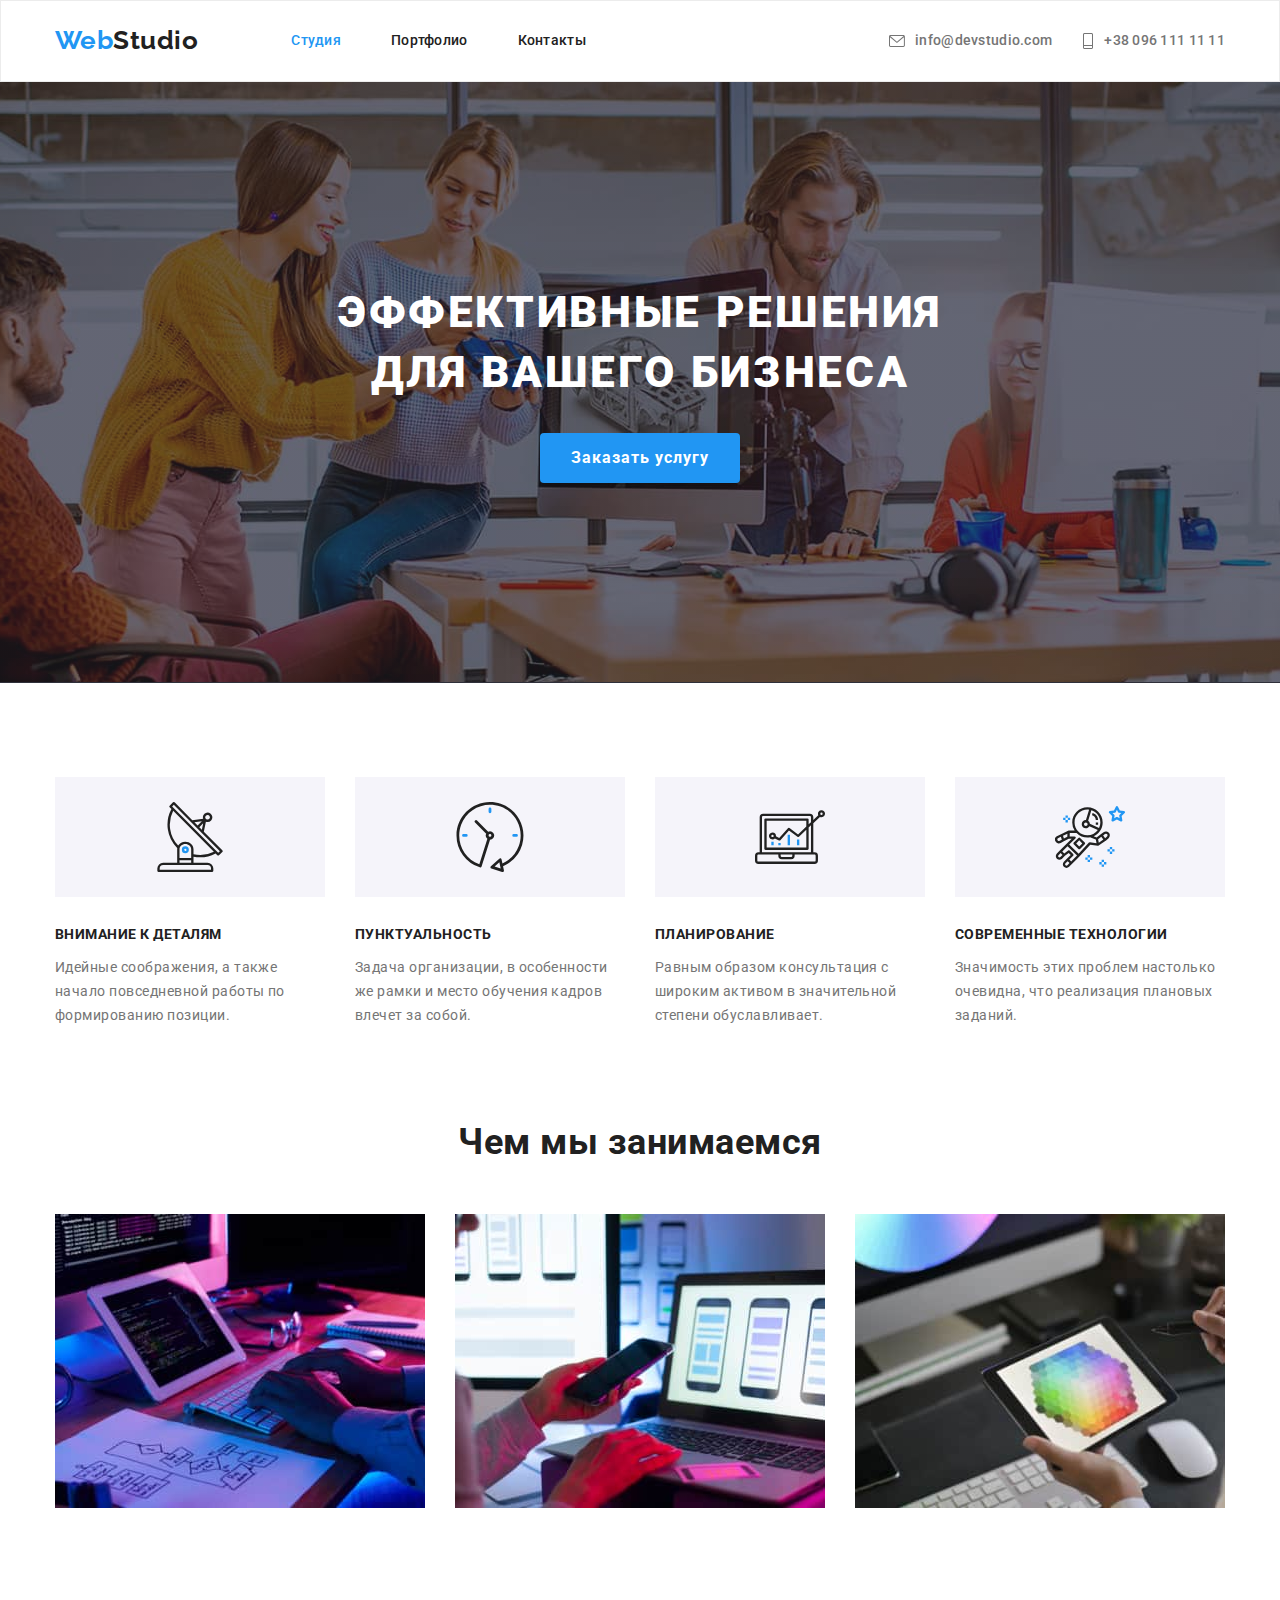
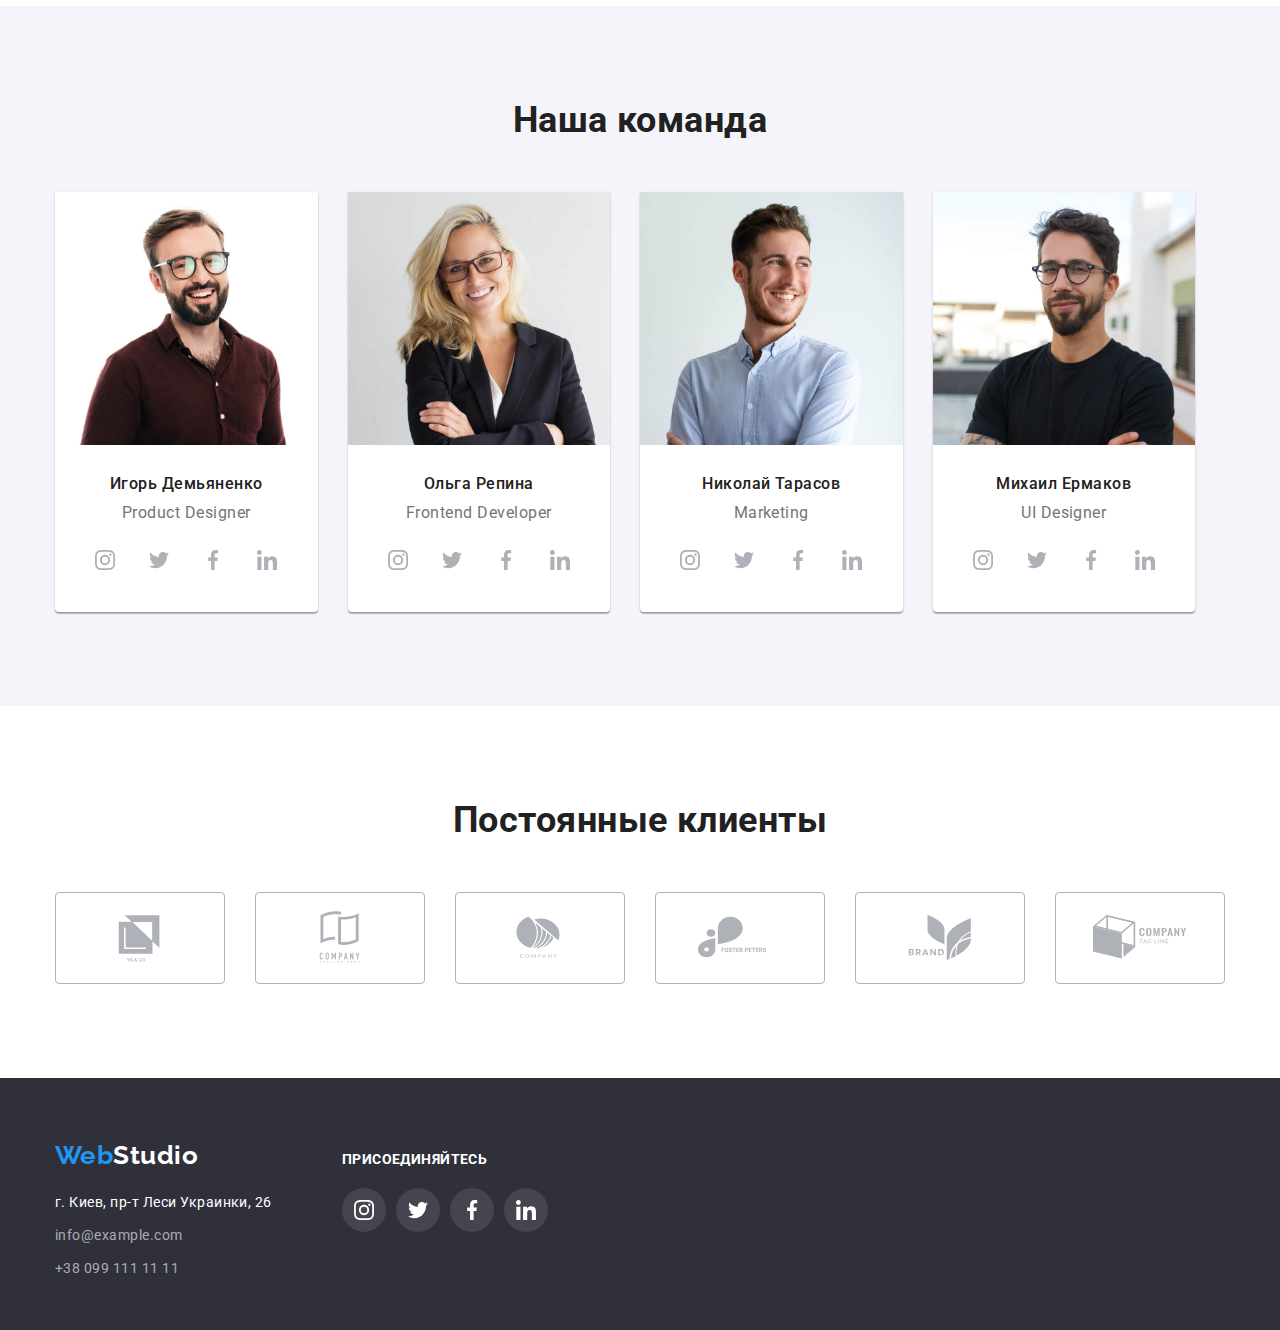
<file: index.html>
<!DOCTYPE html>
<html lang="ru">
  <head>
    <meta charset="UTF-8" />
    <meta http-equiv="X-UA-Compatible" content="IE=edge" />
    <meta name="viewport" content="width=device-width, initial-scale=1.0" />
    <title>Студия</title>
    <link rel="preconnect" href="https://fonts.googleapis.com" />
    <link rel="preconnect" href="https://fonts.gstatic.com" crossorigin />
    <link
      href="https://fonts.googleapis.com/css2?family=Raleway:wght@700&family=Roboto:wght@400;500;700;900&display=swap"
      rel="stylesheet"
    />
    <link rel="stylesheet" href="./css/modern-normalize.css" />
    <link rel="stylesheet" href="./css/common.css" />
    <link rel="stylesheet" href="./css/main.css" />
  </head>
  <body>
    <!-- HEADER -->
    <header class="page-header">
      <div class="container header-flex">
        <nav class="navigation">
          <a href="./index.html" class="logo">
            <span class="item">Web</span>Studio
          </a>
          <ul class="site-nav no-marker">
            <li class="gap">
              <a href="./index.html" class="link current">Студия</a>
            </li>
            <li class="gap">
              <a href="./portfolio.html" class="link">Портфолио</a>
            </li>
            <li class="gap"><a href="#" class="link">Контакты</a></li>
          </ul>
        </nav>
        <ul class="head-address no-marker">
          <li class="email-tel">
            <a href="mailto:info@devstudio.com" class="contact">
              <svg class="contact-icon" width="16" height="12">
                <use href="./images/icons.svg#envelope"></use>
              </svg>
              info@devstudio.com</a
            >
          </li>
          <li class="email-tel">
            <a href="tel:+380961111111" class="contact">
              <svg class="contact-icon" width="12" height="16">
                <use href="./images/icons.svg#mobile"></use>
              </svg>
              +38 096 111 11 11</a
            >
          </li>
        </ul>
      </div>
    </header>

    <!-- MAIN -->
    <main>
      <!-- HERO -->
      <section class="hero">
        <h1 class="hero-title">Эффективные решения <br />для вашего бизнеса</h1>
        <button type="button" class="button">Заказать услугу</button>
      </section>

      <!-- OUR FEATURES -->
      <section>
        <div class="container">
          <h2 class="section-title visually-hidden">Наши преимущества</h2>
          <ul class="features no-marker">
            <li class="space-one">
              <svg class="features-icon" width="270" height="120">
                <use href="./images/icons.svg#group1"></use>
              </svg>
              <h3 class="title-one">Внимание к деталям</h3>
              <p class="text">
                Идейные соображения, а также начало повседневной работы по
                формированию позиции.
              </p>
            </li>
            <li class="space-one">
              <svg class="features-icon" width="270" height="120">
                <use href="./images/icons.svg#group2"></use>
              </svg>
              <h3 class="title-one">Пунктуальность</h3>
              <p class="text">
                Задача организации, в особенности же рамки и место обучения
                кадров влечет за собой.
              </p>
            </li>
            <li class="space-one">
              <svg class="features-icon" width="270" height="120">
                <use href="./images/icons.svg#group3"></use>
              </svg>
              <h3 class="title-one">Планирование</h3>
              <p class="text">
                Равным образом консультация с широким активом в значительной
                степени обуславливает.
              </p>
            </li>
            <li class="space-one">
              <svg class="features-icon" width="270" height="120">
                <use href="./images/icons.svg#group4"></use>
              </svg>
              <h3 class="title-one">Современные технологии</h3>
              <p class="text">
                Значимость этих проблем настолько очевидна, что реализация
                плановых заданий.
              </p>
            </li>
          </ul>
        </div>
      </section>

      <!-- WHAT WE DO -->
      <section>
        <div class="container">
          <h2 class="section-title">Чем мы занимаемся</h2>
          <ul class="pics no-marker">
            <li class="space-one">
              <img
                src="./images/logo1.jpg"
                alt="Человек набирает код на клавиатуре, перед ним планшет с синтаксисом"
                width="370"
              />
            </li>
            <li class="space-one">
              <img
                src="./images/logo2.jpg"
                alt="Девушка держит телефон в руке, перед ней открытый ноутбук с инструкциями по телефону"
                width="370"
              />
            </li>
            <li class="space-one">
              <img
                src="./images/logo3.jpg"
                alt="Человек держит планшет с изображением разноцветной мозаики"
                width="370"
              />
            </li>
          </ul>
        </div>
      </section>

      <!-- TEAM -->
      <section class="section team">
        <div class="container">
          <h2 class="section-title">Наша команда</h2>
          <ul class="team no-marker">
            <li class="space-two">
              <img
                src="./images/team1.jpg"
                alt="Product Designer"
                width="270"
                class="work-pic"
              />
              <h3 class="title-two">Игорь Демьяненко</h3>
              <p>Product Designer</p>
              <ul class="links">
                <li class="icon-list">
                  <a href="#" aria-label="instagram" class="icon-link">
                    <svg class="icon" width="20" height="20">
                      <use href="./images/icons.svg#instagram"></use>
                    </svg>
                  </a>
                </li>
                <li class="icon-list">
                  <a href="#" aria-label="twitter" class="icon-link">
                    <svg class="icon" width="20" height="20">
                      <use href="./images/icons.svg#twitter"></use>
                    </svg>
                  </a>
                </li>
                <li class="icon-list">
                  <a href="#" aria-label="facebook" class="icon-link">
                    <svg class="icon" width="20" height="20">
                      <use href="./images/icons.svg#facebook"></use>
                    </svg>
                  </a>
                </li>
                <li class="icon-list">
                  <a href="#" aria-label="linkedin" class="icon-link">
                    <svg class="icon" width="20" height="20">
                      <use href="./images/icons.svg#linkedin"></use>
                    </svg>
                  </a>
                </li>
              </ul>
            </li>
            <li class="space-two">
              <img
                src="./images/team2.jpg"
                alt="Frontend Developer"
                width="270"
                class="work-pic"
              />
              <h3 class="title-two">Ольга Репина</h3>
              <p>Frontend Developer</p>
              <ul class="links">
                <li class="icon-list">
                  <a href="#" class="icon-link">
                    <svg class="icon" width="20" height="20">
                      <use href="./images/icons.svg#instagram"></use>
                    </svg>
                  </a>
                </li>
                <li class="icon-list">
                  <a href="#" class="icon-link">
                    <svg class="icon" width="20" height="20">
                      <use href="./images/icons.svg#twitter"></use>
                    </svg>
                  </a>
                </li>
                <li class="icon-list">
                  <a href="#" class="icon-link">
                    <svg class="icon" width="20" height="20">
                      <use href="./images/icons.svg#facebook"></use>
                    </svg>
                  </a>
                </li>
                <li class="icon-list">
                  <a href="#" class="icon-link">
                    <svg class="icon" width="20" height="20">
                      <use href="./images/icons.svg#linkedin"></use>
                    </svg>
                  </a>
                </li>
              </ul>
            </li>
            <li class="space-two">
              <img
                src="./images/team3.jpg"
                alt="Marketing"
                width="270"
                class="work-pic"
              />
              <h3 class="title-two">Николай Тарасов</h3>
              <p>Marketing</p>
              <ul class="links">
                <li class="icon-list">
                  <a href="#" class="icon-link">
                    <svg class="icon" width="20" height="20">
                      <use href="./images/icons.svg#instagram"></use>
                    </svg>
                  </a>
                </li>
                <li class="icon-list">
                  <a href="#" class="icon-link">
                    <svg class="icon" width="20" height="20">
                      <use href="./images/icons.svg#twitter"></use>
                    </svg>
                  </a>
                </li>
                <li class="icon-list">
                  <a href="#" class="icon-link">
                    <svg class="icon" width="20" height="20">
                      <use href="./images/icons.svg#facebook"></use>
                    </svg>
                  </a>
                </li>
                <li class="icon-list">
                  <a href="#" class="icon-link">
                    <svg class="icon" width="20" height="20">
                      <use href="./images/icons.svg#linkedin"></use>
                    </svg>
                  </a>
                </li>
              </ul>
            </li>
            <li class="space-two">
              <img
                src="./images/team4.jpg"
                alt="UI Designer"
                width="270"
                class="work-pic"
              />
              <h3 class="title-two">Михаил Ермаков</h3>
              <p>UI Designer</p>
              <ul class="links">
                <li class="icon-list">
                  <a href="#" class="icon-link">
                    <svg class="icon" width="20" height="20">
                      <use href="./images/icons.svg#instagram"></use>
                    </svg>
                  </a>
                </li>
                <li class="icon-list">
                  <a href="#" class="icon-link">
                    <svg class="icon" width="20" height="20">
                      <use href="./images/icons.svg#twitter"></use>
                    </svg>
                  </a>
                </li>
                <li class="icon-list">
                  <a href="#" class="icon-link">
                    <svg class="icon" width="20" height="20">
                      <use href="./images/icons.svg#facebook"></use>
                    </svg>
                  </a>
                </li>
                <li class="icon-list">
                  <a href="#" class="icon-link">
                    <svg class="icon" width="20" height="20">
                      <use href="./images/icons.svg#linkedin"></use>
                    </svg>
                  </a>
                </li>
              </ul>
            </li>
          </ul>
        </div>
      </section>
      <!-- CLIENTS -->
      <section>
        <div class="container">
          <h2 class="section-title">Постоянные клиенты</h2>
          <ul class="clients no-marker">
            <li class="client-list">
              <a href="#" class="client-link">
                <svg class="client-icon" width="106" height="60">
                  <use href="./images/icons.svg#client1"></use>
                </svg>
              </a>
            </li>
            <li class="client-list">
              <a href="#" class="client-link">
                <svg class="client-icon" width="106" height="60">
                  <use href="./images/icons.svg#client2"></use>
                </svg>
              </a>
            </li>
            <li class="client-list">
              <a href="#" class="client-link">
                <svg class="client-icon" width="106" height="60">
                  <use href="./images/icons.svg#client3"></use>
                </svg>
              </a>
            </li>
            <li class="client-list">
              <a href="#" class="client-link">
                <svg class="client-icon" width="106" height="60">
                  <use href="./images/icons.svg#client4"></use>
                </svg>
              </a>
            </li>
            <li class="client-list">
              <a href="#" class="client-link">
                <svg class="client-icon" width="106" height="60">
                  <use href="./images/icons.svg#client5"></use>
                </svg>
              </a>
            </li>
            <li class="client-list">
              <a href="#" class="client-link">
                <svg class="client-icon" width="106" height="60">
                  <use href="./images/icons.svg#client6"></use>
                </svg>
              </a>
            </li>
          </ul>
        </div>
      </section>
    </main>

    <!-- FOOTER -->
    <footer class="main-address">
      <div class="container order">
        <div class="address-container">
          <a href="./index.html" class="footer-logo">
            <span class="item">Web</span>Studio</a
          >
          <address>
            <ul class="footer-address no-marker">
              <li class="address-gap">
                <a
                  href="https://goo.gl/maps/1nnUmnMPvjqET8Wr9"
                  class="contacts address"
                  >г. Киев, пр-т Леси Украинки, 26</a
                >
              </li>
              <li class="address-gap">
                <a href="mailto:info@example.com" class="contacts info"
                  >info@example.com</a
                >
              </li>
              <li class="address-gap">
                <a href="tel:+380991111111" class="contacts info"
                  >+38 099 111 11 11</a
                >
              </li>
            </ul>
          </address>
        </div>
        <div class="footer-container">
          <h3 class="footer-title">присоединяйтесь</h3>
          <ul class="footer-icons no-marker">
            <li class="footer-list">
              <a href="#" aria-label="instagram" class="footer-link">
                <svg class="join-media" width="20" height="20">
                  <use href="./images/icons.svg#instagram"></use>
                </svg>
              </a>
            </li>
            <li class="footer-list">
              <a href="#" aria-label="twitter" class="footer-link">
                <svg class="join-media" width="20" height="20">
                  <use href="./images/icons.svg#twitter"></use>
                </svg>
              </a>
            </li>
            <li class="footer-list">
              <a href="#" aria-label="facebook" class="footer-link">
                <svg class="join-media" width="20" height="20">
                  <use href="./images/icons.svg#facebook"></use>
                </svg>
              </a>
            </li>
            <li class="footer-list">
              <a href="#" aria-label="linkedin" class="footer-link">
                <svg class="join-media" width="20" height="20">
                  <use href="./images/icons.svg#linkedin"></use>
                </svg>
              </a>
            </li>
          </ul>
        </div>
      </div>
    </footer>
  </body>
</html>
</file>
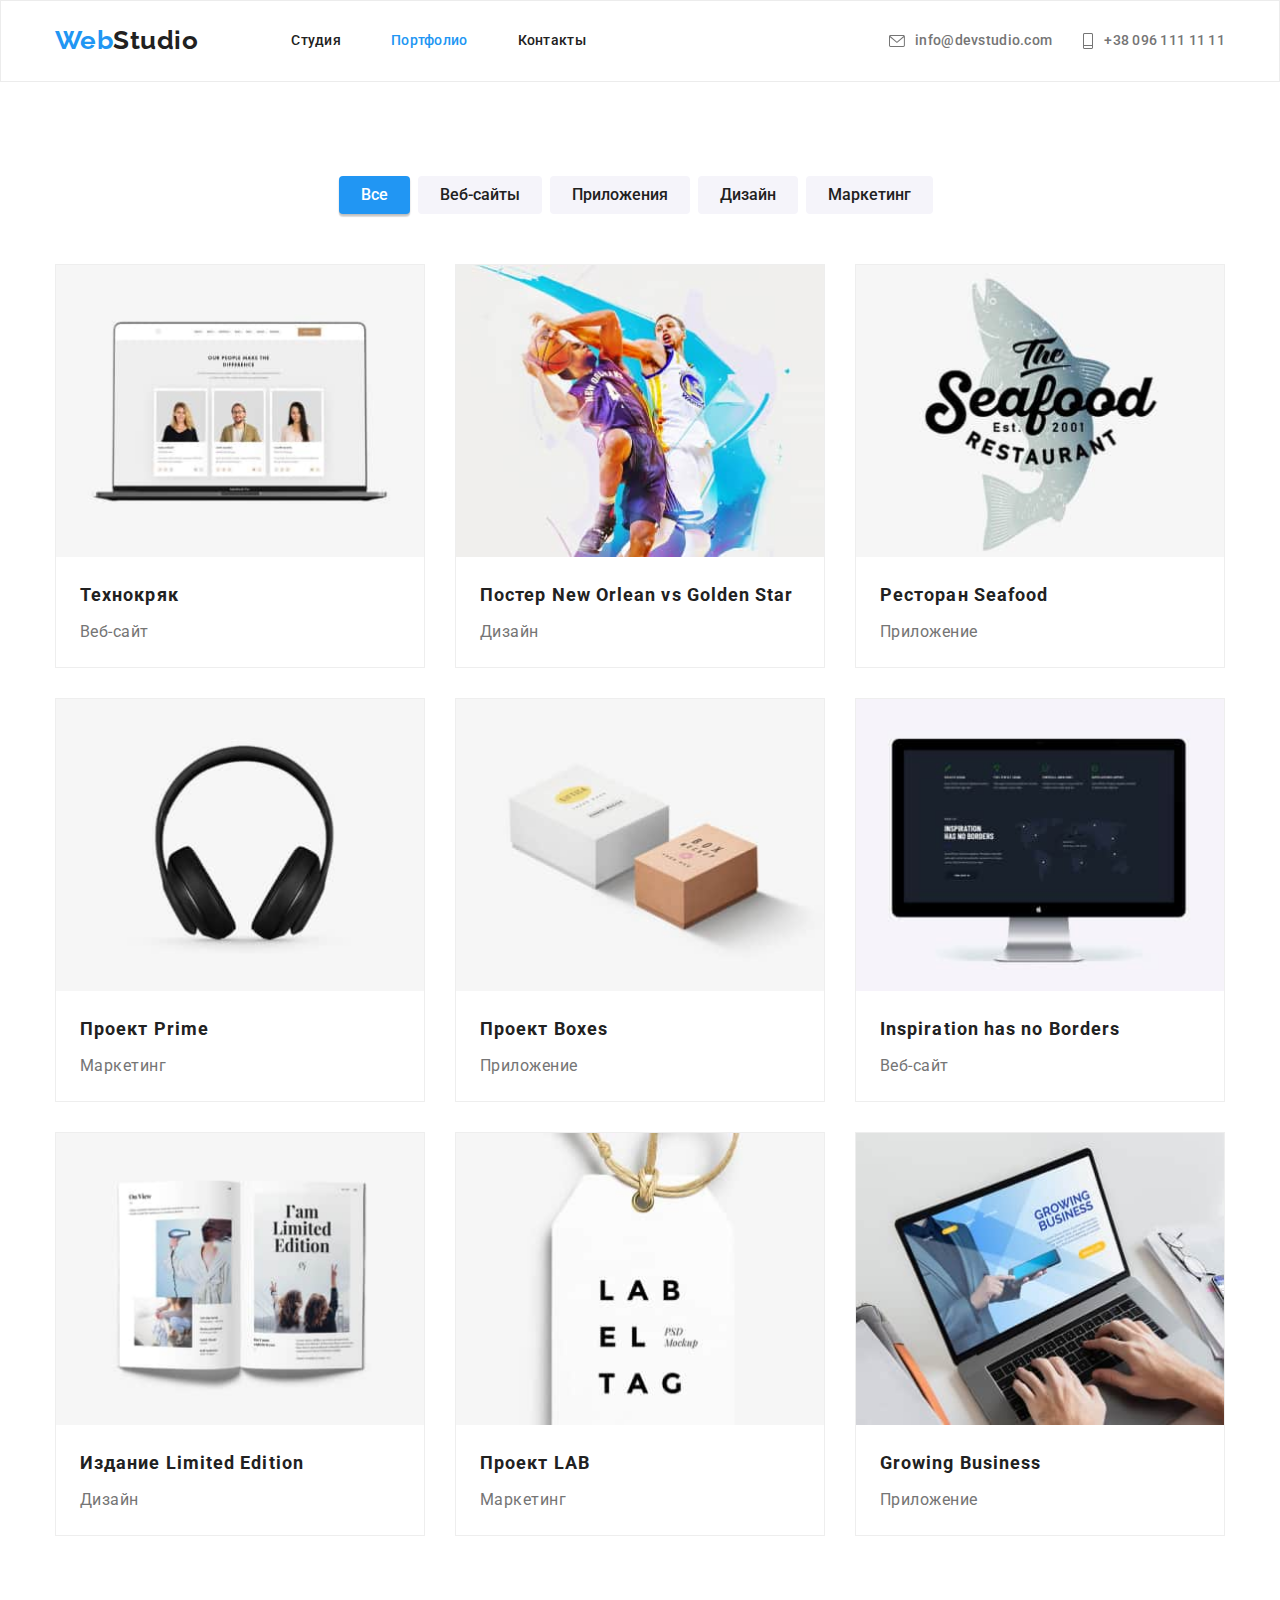
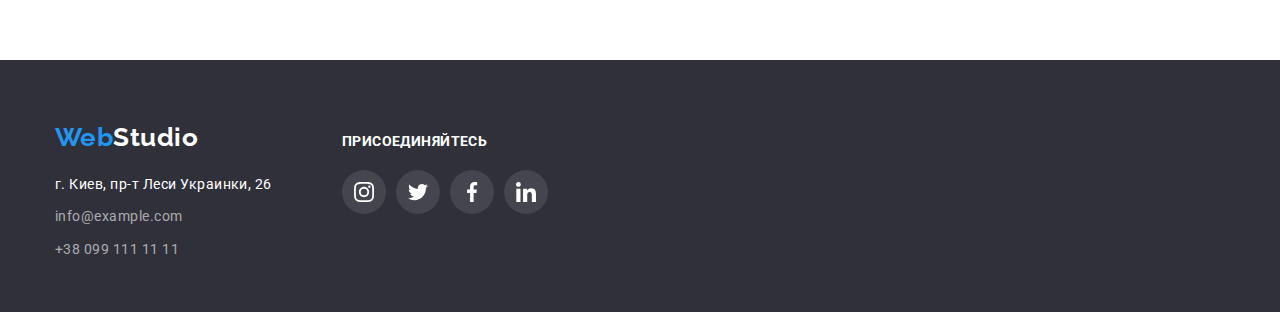
<file: portfolio.html>
<!DOCTYPE html>
<html lang="ru">
  <head>
    <meta charset="UTF-8" />
    <meta http-equiv="X-UA-Compatible" content="IE=edge" />
    <meta name="viewport" content="width=device-width, initial-scale=1.0" />
    <title>Портфолио</title>
    <link rel="preconnect" href="https://fonts.googleapis.com" />
    <link rel="preconnect" href="https://fonts.gstatic.com" crossorigin />
    <link
      href="https://fonts.googleapis.com/css2?family=Raleway:wght@700&family=Roboto:wght@400;500;700;900&display=swap"
      rel="stylesheet"
    />
    <link rel="stylesheet" href="./css/modern-normalize.css" />
    <link rel="stylesheet" href="./css/common.css" />
    <link rel="stylesheet" href="./css/main.css" />
  </head>

  <body>
    <!-- HEADER -->
    <header class="page-header">
      <div class="container header-flex">
        <nav class="navigation">
          <a href="./index.html" class="logo">
            <span class="item">Web</span>Studio
          </a>
          <ul class="site-nav no-marker">
            <li class="gap">
              <a href="./index.html" class="link">Студия</a>
            </li>
            <li class="gap">
              <a href="./portfolio.html" class="link current">Портфолио</a>
            </li>
            <li class="gap">
              <a href="#" class="link">Контакты</a>
            </li>
          </ul>
        </nav>
        <ul class="head-address no-marker">
          <li class="email-tel">
            <a href="mailto:info@devstudio.com" class="contact">
              <svg class="contact-icon" width="16" height="12">
                <use href="./images/icons.svg#envelope"></use>
              </svg>
              info@devstudio.com</a
            >
          </li>
          <li class="email-tel">
            <a href="tel:+380961111111" class="contact">
              <svg class="contact-icon" width="12" height="16">
                <use href="./images/icons.svg#mobile"></use>
              </svg>
              +38 096 111 11 11</a
            >
          </li>
        </ul>
      </div>
    </header>

    <!-- MAIN -->
    <main>
      <!-- PROJECTS -->
      <section class="projects">
        <div class="container">
          <h1 class="project-title visually-hidden">Наши проекты</h1>
          <div class="filter">
            <button type="button" class="buttons accent">Все</button>
            <button type="button" class="buttons">Веб-сайты</button>
            <button type="button" class="buttons">Приложения</button>
            <button type="button" class="buttons">Дизайн</button>
            <button type="button" class="buttons">Маркетинг</button>
          </div>
          <ul class="works no-marker">
            <li class="work-list">
              <a class="work-link">
                <img
                  src="./images/project1.jpg"
                  alt="Интерфейс веб-сайта изображен на экране ноутбука"
                  width="370"
                  class="work-pic"
                />
                <h2 class="work-title">Технокряк</h2>
                <p class="desc">Веб-сайт</p>
              </a>
            </li>
            <li class="work-list">
              <a class="work-link">
                <img
                  src="./images/project2.jpg"
                  alt="Постер с двумя баскетболистами в ходе игры"
                  width="370"
                  class="work-pic"
                />
                <h2 class="work-title">Постер New Orlean vs Golden Star</h2>
                <p class="desc">Дизайн</p>
              </a>
            </li>
            <li class="work-list">
              <a class="work-link">
                <img
                  src="./images/project3.jpg"
                  alt="Логотип названия ресторана с рыбой на заднем фоне"
                  width="370"
                  class="work-pic"
                />
                <h2 class="work-title">Ресторан Seafood</h2>
                <p class="desc">Приложение</p>
              </a>
            </li>
            <li class="work-list">
              <a class="work-link">
                <img
                  src="./images/project4.jpg"
                  alt="Черные наушники на белом фоне"
                  width="370"
                  class="work-pic"
                />
                <h2 class="work-title">Проект Prime</h2>
                <p class="desc">Маркетинг</p>
              </a>
            </li>
            <li class="work-list">
              <a class="work-link">
                <img
                  src="./images/project5.jpg"
                  alt="Большая белая подарочная коробка и коричневая коробка поменьше расположены рядом"
                  width="370"
                  class="work-pic"
                />
                <h2 class="work-title">Проект Boxes</h2>
                <p class="desc">Приложение</p>
              </a>
            </li>
            <li class="work-list">
              <a class="work-link">
                <img
                  src="./images/project6.jpg"
                  alt="Черный монитор с интерфейсом веб-сайта"
                  width="370"
                  class="work-pic"
                />
                <h2 class="work-title">Inspiration has no Borders</h2>
                <p class="desc">Веб-сайт</p>
              </a>
            </li>
            <li class="work-list">
              <a class="work-link">
                <img
                  src="./images/project7.jpg"
                  alt="Развернутый журнал со страницами с ограниченного тиража"
                  width="370"
                  class="work-pic"
                />
                <h2 class="work-title">Издание Limited Edition</h2>
                <p class="desc">Дизайн</p>
              </a>
            </li>
            <li class="work-list">
              <a class="work-link">
                <img
                  src="./images/project8.jpg"
                  alt="Черный текст названия проекта на белой бирке"
                  width="370"
                  class="work-pic"
                />
                <h2 class="work-title">Проект LAB</h2>
                <p class="desc">Маркетинг</p>
              </a>
            </li>
            <li class="work-list">
              <a class="work-link">
                <img
                  src="./images/project9.jpg"
                  alt="Интерфейс страницы приложения изображен на экране ноутбука"
                  width="370"
                  class="work-pic"
                />
                <h2 class="work-title">Growing Business</h2>
                <p class="desc">Приложение</p>
              </a>
            </li>
          </ul>
        </div>
      </section>
    </main>

    <!-- FOOTER -->
    <footer class="main-address">
      <div class="container order">
        <div class="address-container">
          <a href="./index.html" class="footer-logo">
            <span class="item">Web</span>Studio</a
          >
          <address>
            <ul class="footer-address no-marker">
              <li class="address-gap">
                <a
                  href="https://goo.gl/maps/1nnUmnMPvjqET8Wr9"
                  class="contacts address"
                  >г. Киев, пр-т Леси Украинки, 26</a
                >
              </li>
              <li class="address-gap">
                <a href="mailto:info@example.com" class="contacts info"
                  >info@example.com</a
                >
              </li>
              <li class="address-gap">
                <a href="tel:+380991111111" class="contacts info"
                  >+38 099 111 11 11</a
                >
              </li>
            </ul>
          </address>
        </div>
        <div class="footer-container">
          <h3 class="footer-title">присоединяйтесь</h3>
          <ul class="footer-icons no-marker">
            <li class="footer-list">
              <a href="#" aria-label="instagram" class="footer-link">
                <svg class="join-media" width="20" height="20">
                  <use href="./images/icons.svg#instagram"></use>
                </svg>
              </a>
            </li>
            <li class="footer-list">
              <a href="#" aria-label="twitter" class="footer-link">
                <svg class="join-media" width="20" height="20">
                  <use href="./images/icons.svg#twitter"></use>
                </svg>
              </a>
            </li>
            <li class="footer-list">
              <a href="#" aria-label="facebook" class="footer-link">
                <svg class="join-media" width="20" height="20">
                  <use href="./images/icons.svg#facebook"></use>
                </svg>
              </a>
            </li>
            <li class="footer-list">
              <a href="#" aria-label="linkedin" class="footer-link">
                <svg class="join-media" width="20" height="20">
                  <use href="./images/icons.svg#linkedin"></use>
                </svg>
              </a>
            </li>
          </ul>
        </div>
      </div>
    </footer>
  </body>
</html>
</file>
<file: css/common.css>
:root {
  --accent-color: #2196f3;
  --primary-text-color: #757575;
  --secondary-text-color: #212121;
  --hero-text-color: #ffffff;
  --filter-color: #f5f4fa;
  --icon-color: #afb1b8;
}

body {
  background-color: var(--hero-text-color);
  color: var(--primary-text-color);
  font-family: Roboto, sans-serif;
  font-style: normal;
  letter-spacing: 0.03em;
}

/* HEADER */
.page-header {
  border: 1px solid #ececec;
}

.container {
  width: 1200px;
  margin: 0 auto;
  padding-left: 15px;
  padding-right: 15px;
}

.page-header > .header-flex {
  display: flex;
  height: 80px;
  justify-content: space-between;
}

.navigation {
  display: flex;
  align-items: center;
}

.logo {
  color: var(--secondary-text-color);
  font-family: Raleway, sans-serif;
  text-decoration: none;

  font-weight: 700;
  font-size: 26px;
  line-height: 1.19;
  margin-right: 93px;
  margin-bottom: 25px;
  margin-top: 24px;
}

.item {
  color: var(--accent-color);
  font-family: Raleway, sans-serif;
}

.site-nav {
  display: flex;
}

.site-nav .gap:not(:last-child) {
  margin-right: 50px;
}

.site-nav .link {
  color: var(--secondary-text-color);
  text-decoration: none;
  letter-spacing: 0.02em;
  padding: 32px 0;
  display: block;

  font-weight: 500;
  font-size: 14px;
  line-height: 1.14;
}

.site-nav .link:hover,
.site-nav .link:focus {
  color: var(--accent-color);
}

.site-nav .link.current {
  color: var(--accent-color);
}

.head-address {
  display: flex;
  margin-left: auto;
  align-items: center;
  padding-right: 50px;
}
.head-address .contact {
  color: var(--primary-text-color);
  text-decoration: none;
  letter-spacing: 0.02em;

  font-weight: 500;
  font-size: 14px;
  line-height: 1.14;

  display: flex;
  align-items: center;
}

.email-tel:nth-child(1) {
  margin-right: 30px;
}

.contact:hover,
.contact:focus {
  color: var(--accent-color);
}

.contact:hover .contact-icon,
.contact:focus .contact-icon {
  fill: var(--accent-color);
}

.contact-icon {
  fill: var(--primary-text-color);
  margin-right: 10px;
}

/* FOOTER */
.main-address {
  background-color: #2f303a;
  padding: 60px 0;
  height: 252px;
}

.footer-logo {
  color: var(--hero-text-color);
  font-family: Raleway, sans-serif;
  text-decoration: none;

  font-weight: 700;
  font-size: 26px;
  line-height: 1.19;

  margin-bottom: 20px;
  display: flex;
}

.footer-address .contacts {
  text-decoration: none;
}

.footer-address .contacts:hover,
.footer-address .contacts:focus {
  color: var(--accent-color);
}

.address {
  color: var(--hero-text-color);
  font-weight: 400;
  font-size: 14px;
  font-style: normal;
  line-height: 1.71;
}

.address-gap {
  margin-bottom: 9px;
}

.info {
  color: rgba(255, 255, 255, 0.6);
  font-style: normal;
  font-weight: 400;
  font-size: 14px;
  line-height: 1.71;
}

.no-marker {
  list-style: none;
  padding: 0;
  margin: 0;
}

.footer-container {
  display: flex;
  width: 206px;
  height: 80px;
  flex-direction: column;
}

.container.order {
  display: flex;
  align-items: baseline;
}

.address-container {
  margin-right: 70px;
}

.footer-title {
  text-transform: uppercase;
  margin-bottom: 20px;
  padding: 0;
  font-weight: 700;
  font-size: 14px;
  line-height: 1.14;
  letter-spacing: 0.03em;

  color: var(--hero-text-color);
}

.footer-icons {
  padding: 0;
  display: flex;
  list-style: none;
}

.footer-list {
  width: 44px;
  height: 44px;
  border: none;
  border-radius: 50%;
  align-items: center;
  display: flex;
  margin-right: 10px;
  justify-content: center;
  background-color: rgba(255, 255, 255, 0.1);
}

.footer-link {
  width: 100%;
  height: 100%;
  display: flex;
  justify-content: center;
  align-items: center;
}

.join-media {
  fill: var(--hero-text-color);
}

.footer-list:nth-child(4) {
  margin-right: 0;
}

.footer-list:hover,
.footer-list:focus {
  background-color: var(--accent-color);
}
</file>
<file: css/main.css>
/* --------- CSS for Studio --------- */

/* HERO */

.hero {
  text-align: center;
  padding: 200px 0;
  margin: 0 auto;
  width: 100%;

  background-image: linear-gradient(
      to right,
      rgba(47, 48, 58, 0.4),
      rgba(47, 48, 58, 0.4)
    ),
    url(../images/background.jpg);
  background-color: #2f303a;
  background-repeat: no-repeat;
  background-position: center;
}

.hero > .hero-title {
  color: var(--hero-text-color);

  margin-top: 0;
  margin-bottom: 30px;

  font-weight: 900;
  font-size: 44px;
  line-height: 1.37;
  letter-spacing: 0.06em;
  text-transform: uppercase;
}

.hero > .button {
  display: inline-block;
  height: 50px;
  width: 200px;
  background-color: var(--accent-color);
  color: var(--hero-text-color);
  cursor: pointer;
  font-family: inherit;

  font-weight: 700;
  font-size: 16px;
  line-height: 1.9px;
  letter-spacing: 0.06em;
  box-shadow: 0px 4px 4px rgba(0, 0, 0, 0.15);
  border-color: transparent;
  border-radius: 4px;
  margin: 0 auto;
}

/* OUR FEATURES */

.section-title {
  color: var(--secondary-text-color);
  font-weight: 700;
  font-size: 36px;
  line-height: 1.16;
  text-align: center;
  margin: 0;
  padding-bottom: 50px;
  padding-top: 94px;
}

.section-title.visually-hidden {
  position: absolute;
  white-space: nowrap;
  width: 1px;
  height: 1px;
  overflow: hidden;
  border: 0;
  padding: 0;
  clip: rect(0 0 0 0);
  clip-path: inset(50%);
  margin: -1px;
}

.features {
  display: flex;
  padding-top: 94px;
}

.features p {
  margin-bottom: 30px;
}

.features .text {
  font-size: 14px;
  line-height: 1.71;
  margin: 0;
}

.features .title-one {
  color: var(--secondary-text-color);

  font-weight: 700;
  font-size: 14px;
  line-height: 1.14;
  text-transform: uppercase;
}

.space-one:not(:last-child) {
  margin-right: 30px;
}

.features-icon {
  background-color: #f5f4fa;
  display: block;
  margin-bottom: 30px;
  padding: 25px 100px;
}

/* WHAT WE DO */

.pics {
  display: flex;
  padding-bottom: 94px;
}

/* OUR TEAM */

.team {
  display: flex;
}

.team p {
  padding-bottom: 16px;
  margin: 0;
}

.team .title-two {
  color: var(--secondary-text-color);

  font-weight: 500;
  font-size: 16px;
  line-height: 1.18;
  padding: 30px 0 10px;
  margin: 0;
}

.team .work-pic {
  display: block;
}

.team > .space-two {
  box-shadow: 0px 1px 3px rgba(0, 0, 0, 0.12), 0px 1px 1px rgba(0, 0, 0, 0.14),
    0px 2px 1px rgba(0, 0, 0, 0.2);
  border-radius: 0px 0px 4px 4px;
  margin-right: 30px;
  text-align: center;
  background-color: var(--hero-text-color);
}
.section.team {
  background-color: #f5f4fa;
  padding-bottom: 94px;
}

.links {
  padding: 0;
  display: flex;
  justify-content: center;
  padding-bottom: 30px;
}

.icon-list {
  width: 44px;
  height: 44px;
  border: none;
  border-radius: 50%;
  align-items: center;
  display: flex;
  margin-right: 10px;
  justify-content: center;
  background-color: var(--hero-text-color);
}

.icon-list:nth-child(4) {
  margin-right: 0;
}

.icon-link {
  width: 100%;
  height: 100%;
  display: flex;
  justify-content: center;
  align-items: center;
}

.icon {
  fill: var(--icon-color);
}

.icon-list:hover,
.icon-list:focus {
  background-color: var(--accent-color);
}

.icon-list:hover .icon,
.icon-list:focus .icon {
  fill: var(--hero-text-color);
}

/* CLIENTS */

.clients {
  display: flex;
  justify-content: center;
  padding-bottom: 94px;
}

.client-list {
  border: 1px solid var(--icon-color);
  border-radius: 4px;
  margin-right: 30px;
  background-color: var(--hero-text-color);
  width: 170px;
  height: 92px;
}

.client-list:hover,
.client-list:focus {
  border: 1px solid var(--accent-color);
}

.client-list:nth-child(6) {
  margin-right: 0;
}

.client-link {
  width: 100%;
  height: 100%;
  display: flex;
  justify-content: center;
  align-items: center;
}

.client-list:hover .client-icon,
.client-list:focus .client-icon {
  fill: var(--accent-color);
}

.client-icon {
  fill: var(--icon-color);
}

/* --------- CSS for Portfolio --------- */
.project-title.visually-hidden {
  position: absolute;
  white-space: nowrap;
  width: 1px;
  height: 1px;
  overflow: hidden;
  border: 0;
  padding: 0;
  clip: rect(0 0 0 0);
  clip-path: inset(50%);
  margin: -1px;
}

.filter {
  display: flex;
  justify-content: center;
  margin: 94px 0 50px;
}
.filter > .buttons {
  background-color: var(--filter-color);
  color: var(--secondary-text-color);
  cursor: pointer;
  font-family: inherit;
  border-radius: 4px;
  padding: 6px 22px;
  border: none;
  margin-right: 8px;

  font-weight: 500;
  font-size: 16px;
  line-height: 1.6;
}

.filter > .buttons:hover {
  box-shadow: 0px 3px 1px rgba(0, 0, 0, 0.1), 0px 1px 2px rgba(0, 0, 0, 0.08),
    0px 2px 2px rgba(0, 0, 0, 0.12);
}

.filter > .buttons:hover,
.filter > .buttons:focus,
.filter > .accent {
  background-color: var(--accent-color);
  color: var(--hero-text-color);
}
.filter > .accent {
  border-color: var(--accent-color);
  box-shadow: 0px 3px 1px rgba(0, 0, 0, 0.1), 0px 1px 2px rgba(0, 0, 0, 0.08),
    0px 2px 2px rgba(0, 0, 0, 0.12);
}

.works {
  display: flex;
  flex-wrap: wrap;
  margin-bottom: 94px;
  width: inherit;
}

.works .work-title {
  color: var(--secondary-text-color);
  font-weight: 700;
  font-size: 18px;
  line-height: 2;
  letter-spacing: 0.06em;

  padding: 20px 24px 4px;
  margin: 0;
}

.works .desc {
  font-size: 16px;
  line-height: 1.87;

  padding: 0 24px 20px;
  margin: 0;
}

.work-list {
  margin-right: 30px;
  margin-bottom: 30px;
  border: 1px solid #eeeeee;
  box-sizing: border-box;
  width: 370px;
  height: 404px;
}

.work-list:hover,
.work-list:focus {
  box-shadow: 0px 1px 1px rgba(0, 0, 0, 0.12), 0px 4px 4px rgba(0, 0, 0, 0.06),
    1px 4px 6px rgba(0, 0, 0, 0.16);
}
.work-link {
  cursor: pointer;
}

.work-pic {
  display: block;
  width: 100%;
}
</file>
